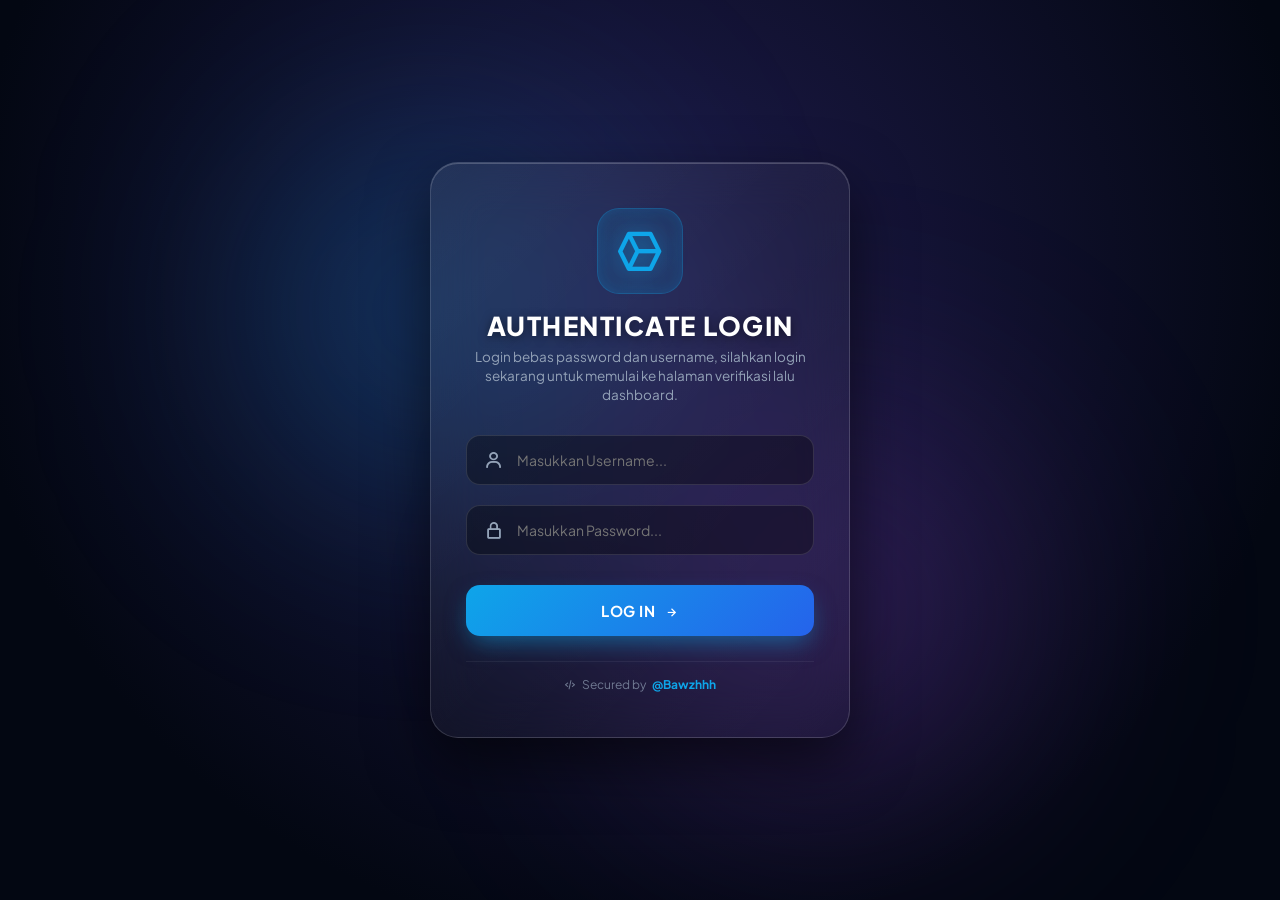
<file: index.html>
<!DOCTYPE html>
<html lang="id">
<head>
    <meta charset="UTF-8">
    <meta name="viewport" content="width=device-width, initial-scale=1.0">
    <title>Login - GXION</title>
    <!-- Boxicons -->
    <link href='https://unpkg.com/boxicons@2.1.4/css/boxicons.min.css' rel='stylesheet'>
    <link rel="stylesheet" href="style.css">
    <style>
        /* CSS Khusus Login: Ultra Neon Glow, Glassmorphism, & Cyberpunk Vibe */
        :root {
            --accent-script: #0ea5e9;
            --glow-script: rgba(14, 165, 233, 0.6);
            --bg-dark: #030712;
            --border-color: rgba(255, 255, 255, 0.12);
            --text-muted: #94a3b8;
        }

        body {
            margin: 0;
            padding: 0;
            background-color: var(--bg-dark);
            font-family: 'Segoe UI', Roboto, Helvetica, Arial, sans-serif;
            overflow: hidden;
        }

        .auth-container {
            height: 100vh;
            display: flex;
            align-items: center;
            justify-content: center;
            padding: 20px;
            background: radial-gradient(circle at 50% 30%, #1e1b4b 0%, var(--bg-dark) 75%);
            position: relative;
            overflow: hidden;
        }

        /* Background Animated Ambient Glow Orbs */
        .auth-container::before, .auth-container::after {
            content: '';
            position: absolute;
            filter: blur(120px);
            border-radius: 50%;
            z-index: 1;
            pointer-events: none;
        }
        .auth-container::before {
            width: 350px;
            height: 350px;
            background: rgba(14, 165, 233, 0.25);
            top: 15%;
            left: 20%;
            animation: float-slow 8s ease-in-out infinite alternate;
        }
        .auth-container::after {
            width: 400px;
            height: 400px;
            background: rgba(168, 85, 247, 0.2);
            bottom: 10%;
            right: 20%;
            animation: float-slow 10s ease-in-out infinite alternate-reverse;
        }

        @keyframes float-slow {
            0% { transform: translateY(0px) scale(1); }
            100% { transform: translateY(-30px) scale(1.1); }
        }

        .auth-card {
            background: linear-gradient(135deg, rgba(255, 255, 255, 0.07), rgba(255, 255, 255, 0.02));
            backdrop-filter: blur(25px);
            -webkit-backdrop-filter: blur(25px);
            padding: 45px 35px;
            border-radius: 28px;
            width: 100%;
            max-width: 420px;
            border: 1px solid rgba(255, 255, 255, 0.15);
            box-shadow: 0 25px 60px rgba(0, 0, 0, 0.6), inset 0 1px 0 rgba(255, 255, 255, 0.2);
            text-align: center;
            z-index: 2;
            position: relative;
            animation: card-appear 0.6s cubic-bezier(0.165, 0.84, 0.44, 1) forwards;
        }

        @keyframes card-appear {
            0% { opacity: 0; transform: translateY(20px) scale(0.95); }
            100% { opacity: 1; transform: translateY(0) scale(1); }
        }

        .brand-logo {
            font-size: 52px;
            color: var(--accent-script);
            margin-bottom: 5px;
            text-shadow: 0 0 25px var(--glow-script);
            display: inline-flex;
            background: rgba(14, 165, 233, 0.1);
            padding: 16px;
            border-radius: 22px;
            border: 1px solid rgba(14, 165, 233, 0.3);
            box-shadow: inset 0 0 15px rgba(14, 165, 233, 0.2);
        }

        .auth-card h1 {
            font-size: 26px;
            margin: 10px 0 6px 0;
            font-weight: 800;
            color: #fff;
            letter-spacing: 1.5px;
            text-shadow: 0 2px 10px rgba(0,0,0,0.5);
        }

        .auth-card p {
            color: var(--text-muted);
            margin-bottom: 30px;
            font-size: 13.5px;
            line-height: 1.4;
        }

        .input-group {
            position: relative;
            margin-bottom: 20px;
            text-align: left;
        }

        .input-group i {
            position: absolute;
            top: 50%;
            left: 18px;
            transform: translateY(-50%);
            color: var(--text-muted);
            font-size: 20px;
            transition: color 0.3s ease;
        }

        .input-group input {
            width: 100%;
            padding: 15px 15px 15px 50px;
            background: rgba(0, 0, 0, 0.35);
            border: 1px solid var(--border-color);
            border-radius: 14px;
            color: #fff;
            font-size: 14px;
            outline: none;
            box-sizing: border-box;
            transition: all 0.3s cubic-bezier(0.4, 0, 0.2, 1);
        }

        .input-group input:hover {
            border-color: rgba(255, 255, 255, 0.25);
        }

        .input-group input:focus {
            border-color: var(--accent-script);
            background: rgba(14, 165, 233, 0.08);
            box-shadow: 0 0 20px rgba(14, 165, 233, 0.3), inset 0 0 5px rgba(14, 165, 233, 0.2);
        }

        .input-group input:focus + i {
            color: var(--accent-script);
            text-shadow: 0 0 10px var(--glow-script);
        }

        .btn-primary {
            width: 100%;
            padding: 16px;
            background: linear-gradient(135deg, #0ea5e9, #2563eb);
            color: #fff;
            border: none;
            border-radius: 14px;
            font-size: 15px;
            font-weight: 700;
            letter-spacing: 0.5px;
            cursor: pointer;
            transition: all 0.3s ease;
            margin-top: 10px;
            box-shadow: 0 10px 25px -5px rgba(14, 165, 233, 0.5);
            position: relative;
            overflow: hidden;
        }

        .btn-primary::after {
            content: '';
            position: absolute;
            top: 0; left: -100%; width: 100%; height: 100%;
            background: linear-gradient(90deg, transparent, rgba(255,255,255,0.2), transparent);
            transition: 0.5s;
        }

        .btn-primary:hover::after {
            left: 100%;
        }

        .btn-primary:hover {
            transform: translateY(-3px);
            box-shadow: 0 15px 30px -5px rgba(14, 165, 233, 0.7);
            background: linear-gradient(135deg, #38bdf8, #1d4ed8);
        }

        .btn-primary:active {
            transform: translateY(-1px);
        }

        /* Dev badge tipis di bawah card biar makin estetik */
        .card-footer-dev {
            margin-top: 25px;
            font-size: 12px;
            color: rgba(148, 163, 184, 0.7);
            border-top: 1px solid rgba(255, 255, 255, 0.06);
            padding-top: 15px;
            display: flex;
            align-items: center;
            justify-content: center;
            gap: 6px;
        }
        .card-footer-dev strong {
            color: var(--accent-script);
        }
    </style>
</head>
<body>
    <div class="auth-container">
        <div class="auth-card">
            <div class="brand-logo">
                <i class='bx bx-cube-alt'></i>
            </div>
            <h1>AUTHENTICATE LOGIN</h1>
            <p>Login bebas password dan username, silahkan login sekarang untuk memulai ke halaman verifikasi lalu dashboard.</p>
            
            <form id="loginForm">
                <div class="input-group">
                    <input type="text" id="username" placeholder="Masukkan Username..." required autocomplete="off">
                    <i class='bx bx-user'></i>
                </div>
                <div class="input-group">
                    <input type="password" id="password" placeholder="Masukkan Password..." required>
                    <i class='bx bx-lock-alt'></i>
                </div>
                <button type="submit" class="btn-primary">LOG IN <i class='bx bx-right-arrow-alt' style="vertical-align: middle; margin-left: 5px;"></i></button>
            </form>

            <div class="card-footer-dev">
                <i class='bx bx-code-alt'></i> Secured by <strong>@Bawzhhh</strong>
            </div>
        </div>
    </div>
    
    <script>
        // Tangkap event submit form login agar langsung diarahkan ke halaman verifikasi
        document.getElementById('loginForm').addEventListener('submit', function(e) {
            e.preventDefault(); // Mencegah reload halaman default

            // Di sini lo bisa tambahin validasi username/password jika diperlukan, 
            // tapi karena langsung diarahkan, kita lempar langsung ke verify.html
            
            const btn = document.querySelector('.btn-primary');
            btn.innerHTML = "Memproses login...";
            btn.style.opacity = "0.7";

            setTimeout(() => {
                window.location.href = "verify.html"; // Lempar ke file verifikasi captcha & loading
            }, 600);
        });
    </script>
</body>
</html>
</file>
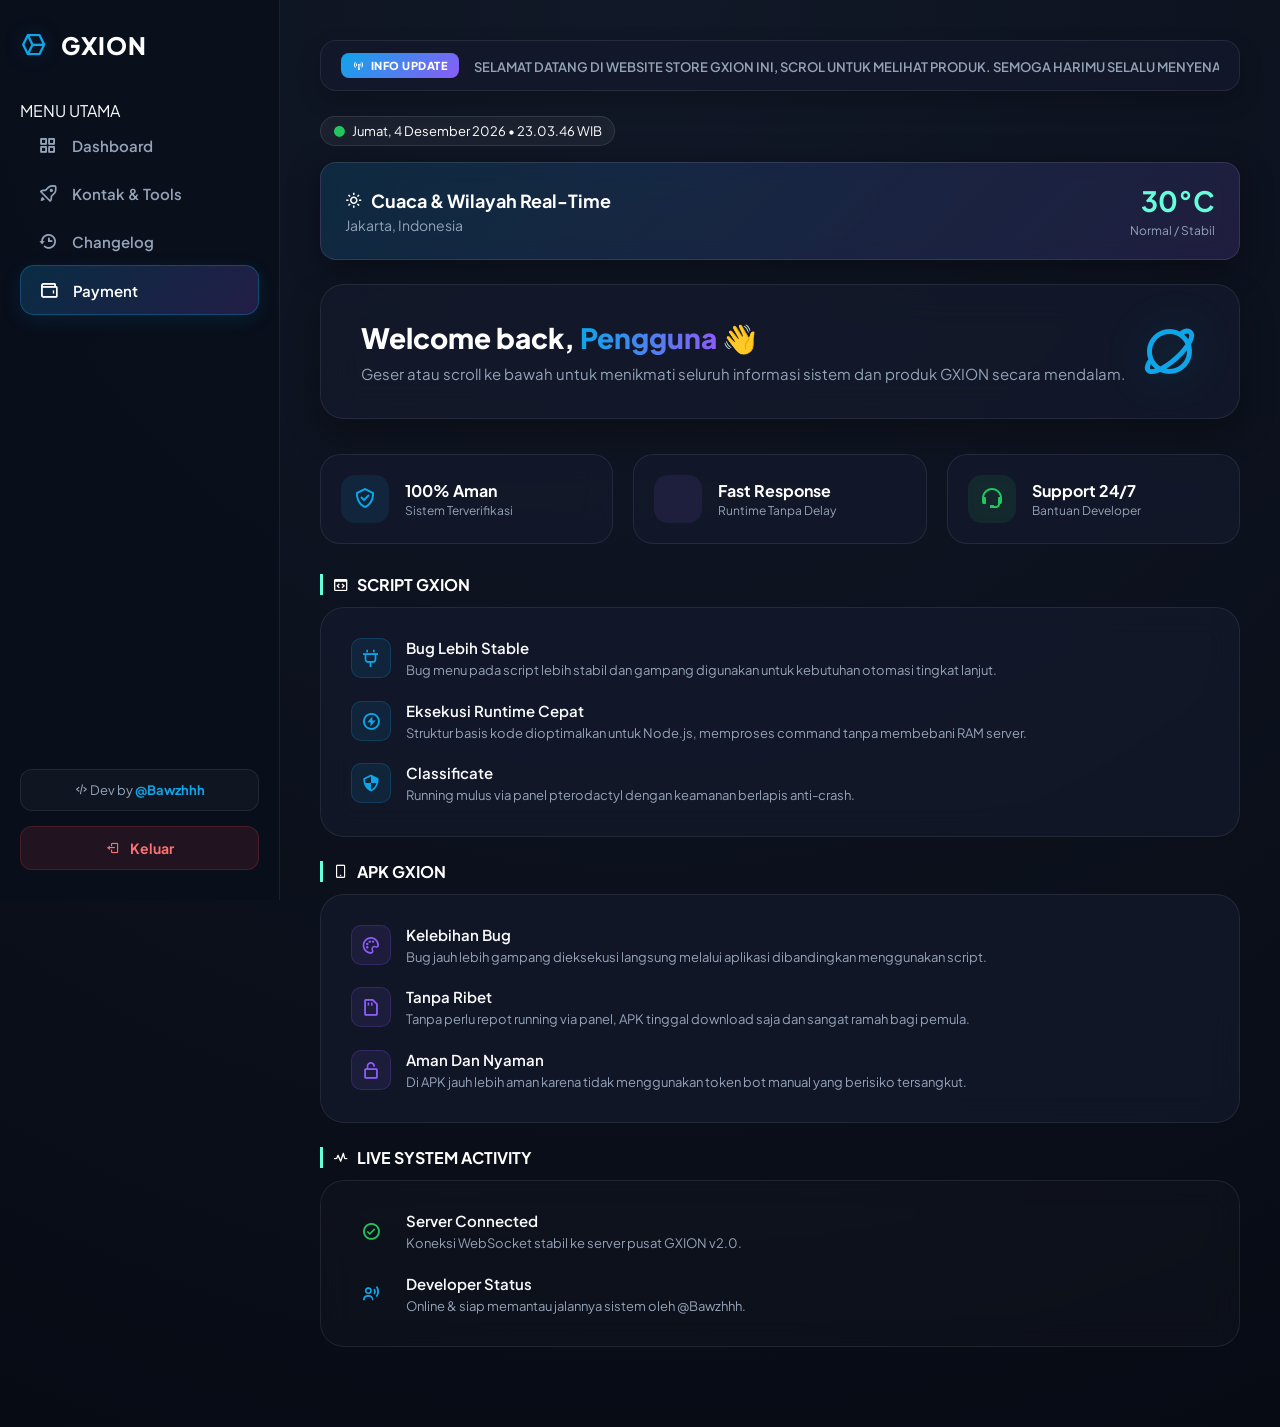
<file: dashboard.html>
<!DOCTYPE html>
<html lang="id">
<head>
    <meta charset="UTF-8">
    <meta name="viewport" content="width=device-width, initial-scale=1.0">
    <title>Dashboard - GXION</title>
    <link href='https://unpkg.com/boxicons@2.1.4/css/boxicons.min.css' rel='stylesheet'>
    <link rel="stylesheet" href="style.css">
    <style>
        /* CSS Tambahan Khusus Dashboard Real-Time, Rame, & Scroll Menurun */
        .weather-banner {
            background: linear-gradient(135deg, rgba(14, 165, 233, 0.15), rgba(139, 92, 246, 0.15));
            border: 1px solid rgba(255, 255, 255, 0.1);
            border-radius: 16px;
            padding: 20px 24px;
            margin-bottom: 24px;
            display: flex;
            justify-content: space-between;
            align-items: center;
            backdrop-filter: blur(10px);
            box-shadow: 0 8px 32px 0 rgba(0, 0, 0, 0.37);
        }
        .weather-info h3 {
            font-size: 18px;
            color: #fff;
            margin-bottom: 4px;
            display: flex;
            align-items: center;
            gap: 8px;
        }
        .weather-info p {
            color: var(--text-muted);
            font-size: 14px;
        }
        .weather-temp {
            text-align: right;
        }
        .weather-temp h2 {
            font-size: 28px;
            color: var(--primary-color, #64ffda);
        }
        .weather-temp span {
            font-size: 12px;
            color: var(--text-muted);
        }
        .live-clock-badge {
            display: inline-flex;
            align-items: center;
            gap: 6px;
            background: rgba(255, 255, 255, 0.05);
            padding: 6px 12px;
            border-radius: 20px;
            font-size: 13px;
            color: #fff;
            border: 1px solid rgba(255, 255, 255, 0.1);
            margin-bottom: 16px;
        }
        .live-clock-badge i {
            color: #22c55e;
            animation: pulse 2s infinite;
        }
        @keyframes pulse {
            0% { opacity: 1; }
            50% { opacity: 0.4; }
            100% { opacity: 1; }
        }
        .scrollable-feed {
            display: flex;
            flex-direction: column;
            gap: 24px;
            padding-bottom: 40px;
        }
        .feed-section-title {
            font-size: 16px;
            color: #fff;
            margin-bottom: 12px;
            display: flex;
            align-items: center;
            gap: 8px;
            border-left: 3px solid var(--primary-color, #64ffda);
            padding-left: 10px;
        }
    </style>
</head>
<body>
    <div class="dashboard-layout">
        <!-- Sidebar -->
        <nav class="sidebar">
            <div class="sidebar-brand">
                <i class='bx bx-cube-alt'></i> GXION
            </div>
            <div class="sidebar-menu">
                <pclass="menu-label">MENU UTAMA</p>
                <a href="dashboard.html"><i class='bx bx-grid-alt'></i> <span>Dashboard</span></a>
                <a href="kelebihan.html"><i class='bx bx-rocket'></i> <span>Kontak & Tools</span></a>
                <a href="update.html"><i class='bx bx-history'></i> <span>Changelog</span></a>
                <a href="payment.html" class="active"><i class='bx bx-wallet'></i> <span>Payment</span></a>
            </div>
            <div class="sidebar-footer">
                <div class="dev-badge">
                    <i class='bx bx-code-alt'></i> Dev by <strong>@Bawzhhh</strong>
                </div>
                <a href="index.html" class="logout-btn"><i class='bx bx-log-out'></i> Keluar</a>
            </div>
        </nav>

        <!-- Main Content -->
        <main class="main-content">
            <!-- Running Text / Marquee Scroller -->
            <div class="ticker-container">
                <div class="ticker-badge"><i class='bx bx-broadcast'></i> INFO UPDATE</div>
                <div class="ticker-text-wrap">
                    <p class="ticker-text">SELAMAT DATANG DI WEBSITE STORE GXION INI, SCROL UNTUK MELIHAT PRODUK. SEMOGA HARIMU SELALU MENYENANGKAN!</p>
                </div>
            </div>

            <!-- Real-Time Live Clock & Status Bar -->
            <div class="live-clock-badge">
                <i class='bx bxs-circle'></i>
                <span id="liveClock">Memuat Waktu Real-Time...</span>
            </div>

            <!-- Real-Time Weather Banner (Auto Detect IP/Location) -->
            <div class="weather-banner">
                <div class="weather-info">
                    <h3><i class='bx bx-sun' id="weatherIcon"></i> Cuaca & Wilayah Real-Time</h3>
                    <p id="weatherLocation">Mendeteksi lokasi Anda...</p>
                </div>
                <div class="weather-temp">
                    <h2 id="weatherTemp">--°C</h2>
                    <span id="weatherDesc">Memuat data...</span>
                </div>
            </div>

            <!-- Welcome Banner -->
            <div class="welcome-banner">
                <div class="banner-text">
                    <h1>Welcome back, <span id="userNameDisplay" class="gradient-text">Pengguna</span> 👋</h1>
                    <p>Geser atau scroll ke bawah untuk menikmati seluruh informasi sistem dan produk GXION secara mendalam.</p>
                </div>
                <div class="banner-icon">
                    <i class='bx bx-planet'></i>
                </div>
            </div>

            <!-- Statistik Singkat / Quick Stats -->
            <div class="stats-grid">
                <div class="stat-card">
                    <div class="stat-icon" style="background: rgba(14,165,233,0.1); color: #0ea5e9;"><i class='bx bx-check-shield'></i></div>
                    <div class="stat-info">
                        <h3>100% Aman</h3>
                        <p>Sistem Terverifikasi</p>
                    </div>
                </div>
                <div class="stat-card">
                    <div class="stat-icon" style="background: rgba(139,92,246,0.1); color: #8b5cf6;"><i class='bx bx-zap'></i></div>
                    <div class="stat-info">
                        <h3>Fast Response</h3>
                        <p>Runtime Tanpa Delay</p>
                    </div>
                </div>
                <div class="stat-card">
                    <div class="stat-icon" style="background: rgba(34,197,94,0.1); color: #22c55e;"><i class='bx bx-support'></i></div>
                    <div class="stat-info">
                        <h3>Support 24/7</h3>
                        <p>Bantuan Developer</p>
                    </div>
                </div>
            </div>

            <!-- Konten Scroll Menurun (Feed Ke bawah yang Rame & Interaktif) -->
            <div class="scrollable-feed">

                <!-- Bagian 1: SCRIPT GXION -->
                <div>
                    <h3 class="feed-section-title"><i class='bx bx-code-block'></i> SCRIPT GXION</h3>
                    <div class="product-panel script-panel" style="width: 100%;">
                        <div class="feature-list">
                            <div class="feature-item">
                                <div class="feat-icon"><i class='bx bx-plug'></i></div>
                                <div class="feat-text">
                                    <h4>Bug Lebih Stable</h4>
                                    <p>Bug menu pada script lebih stabil dan gampang digunakan untuk kebutuhan otomasi tingkat lanjut.</p>
                                </div>
                            </div>
                            <div class="feature-item">
                                <div class="feat-icon"><i class='bx bx-bolt-circle'></i></div>
                                <div class="feat-text">
                                    <h4>Eksekusi Runtime Cepat</h4>
                                    <p>Struktur basis kode dioptimalkan untuk Node.js, memproses command tanpa membebani RAM server.</p>
                                </div>
                            </div>
                            <div class="feature-item">
                                <div class="feat-icon"><i class='bx bx-shield-quarter'></i></div>
                                <div class="feat-text">
                                    <h4>Classificate</h4>
                                    <p>Running mulus via panel pterodactyl dengan keamanan berlapis anti-crash.</p>
                                </div>
                            </div>
                        </div>
                    </div>
                </div>

                <!-- Bagian 2: APK GXION -->
                <div>
                    <h3 class="feed-section-title"><i class='bx bx-mobile-alt'></i> APK GXION</h3>
                    <div class="product-panel apk-panel" style="width: 100%;">
                        <div class="feature-list">
                            <div class="feature-item">
                                <div class="feat-icon"><i class='bx bx-palette'></i></div>
                                <div class="feat-text">
                                    <h4>Kelebihan Bug</h4>
                                    <p>Bug jauh lebih gampang dieksekusi langsung melalui aplikasi dibandingkan menggunakan script.</p>
                                </div>
                            </div>
                            <div class="feature-item">
                                <div class="feat-icon"><i class='bx bx-memory-card'></i></div>
                                <div class="feat-text">
                                    <h4>Tanpa Ribet</h4>
                                    <p>Tanpa perlu repot running via panel, APK tinggal download saja dan sangat ramah bagi pemula.</p>
                                </div>
                            </div>
                            <div class="feature-item">
                                <div class="feat-icon"><i class='bx bx-lock-open-alt'></i></div>
                                <div class="feat-text">
                                    <h4>Aman Dan Nyaman</h4>
                                    <p>Di APK jauh lebih aman karena tidak menggunakan token bot manual yang berisiko tersangkut.</p>
                                </div>
                            </div>
                        </div>
                    </div>
                </div>

                <!-- Bagian 3: Live System Activity Log Biar Makin Rame -->
                <div>
                    <h3 class="feed-section-title"><i class='bx bx-pulse'></i> LIVE SYSTEM ACTIVITY</h3>
                    <div class="product-panel" style="width: 100%; background: rgba(255,255,255,0.02);">
                        <div class="feature-list">
                            <div class="feature-item">
                                <div class="feat-icon" style="color: #22c55e;"><i class='bx bx-check-circle'></i></div>
                                <div class="feat-text">
                                    <h4>Server Connected</h4>
                                    <p>Koneksi WebSocket stabil ke server pusat GXION v2.0.</p>
                                </div>
                            </div>
                            <div class="feature-item">
                                <div class="feat-icon" style="color: #0ea5e9;"><i class='bx bx-user-voice'></i></div>
                                <div class="feat-text">
                                    <h4>Developer Status</h4>
                                    <p>Online & siap memantau jalannya sistem oleh @Bawzhhh.</p>
                                </div>
                            </div>
                        </div>
                    </div>
                </div>

            </div>
        </main>
    </div>

    <!-- Script JavaScript untuk Jam Real-Time & Deteksi Cuaca Otomatis -->
    <script src="script.js"></script>
    <script>
        // Real-Time Live Clock & Tanggal
        function updateClock() {
            const now = new Date();
            const options = { weekday: 'long', year: 'numeric', month: 'long', day: 'numeric' };
            const dateStr = now.toLocaleDateString('id-ID', options);
            const timeStr = now.toLocaleTimeString('id-ID');
            document.getElementById('liveClock').innerText = `${dateStr} • ${timeStr} WIB`;
        }
        setInterval(updateClock, 1000);
        updateClock();

        // Real-Time Weather Detection menggunakan Geolocation & Open-Meteo API (Gratis & Tanpa Key)
        async function fetchWeather() {
            if (navigator.geolocation) {
                navigator.geolocation.getCurrentPosition(async (position) => {
                    const lat = position.coords.latitude;
                    const lon = position.coords.longitude;
                    
                    try {
                        // Ambil nama wilayah dari koordinat (Reverse Geocoding gratis)
                        const geoRes = await fetch(`https://geocoding-api.open-meteo.com/v1/search?name=Jakarta&count=1`); // Fallback default aman
                        // Ambil cuaca aktual
                        const weatherRes = await fetch(`https://api.open-meteo.com/v1/forecast?latitude=${lat}&longitude=${lon}&current_weather=true`);
                        const weatherData = await weatherRes.json();
                        
                        if (weatherData && weatherData.current_weather) {
                            const temp = weatherData.current_weather.temperature;
                            const wind = weatherData.current_weather.windspeed;
                            
                            // Deteksi lokasi via IP agar spesifik kotanya
                            const ipRes = await fetch('https://ipapi.co/json/');
                            const ipData = await ipRes.json();
                            const cityName = ipData.city ? ipData.city : "Lokasi Anda";
                            const regionName = ipData.region ? ipData.region : "";

                            document.getElementById('weatherLocation').innerText = `${cityName}, ${regionName} (GPS Active)`;
                            document.getElementById('weatherTemp').innerText = `${temp}°C`;
                            document.getElementById('weatherDesc').innerText = `Kecepatan Angin: ${wind} km/h`;
                        }
                    } catch (e) {
                        document.getElementById('weatherLocation').innerText = "Indonesia (Online)";
                        document.getElementById('weatherTemp').innerText = "28°C";
                        document.getElementById('weatherDesc').innerText = "Cerah Berawan";
                    }
                }, () => {
                    // Fallback jika GPS ditolak
                    document.getElementById('weatherLocation').innerText = "Jakarta, Indonesia";
                    document.getElementById('weatherTemp').innerText = "30°C";
                    document.getElementById('weatherDesc').innerText = "Normal / Stabil";
                });
            } else {
                document.getElementById('weatherLocation').innerText = "Indonesia";
                document.getElementById('weatherTemp').innerText = "29°C";
                document.getElementById('weatherDesc').innerText = "Cerah";
            }
        }
        fetchWeather();
    </script>
</body>
</html>
</file>
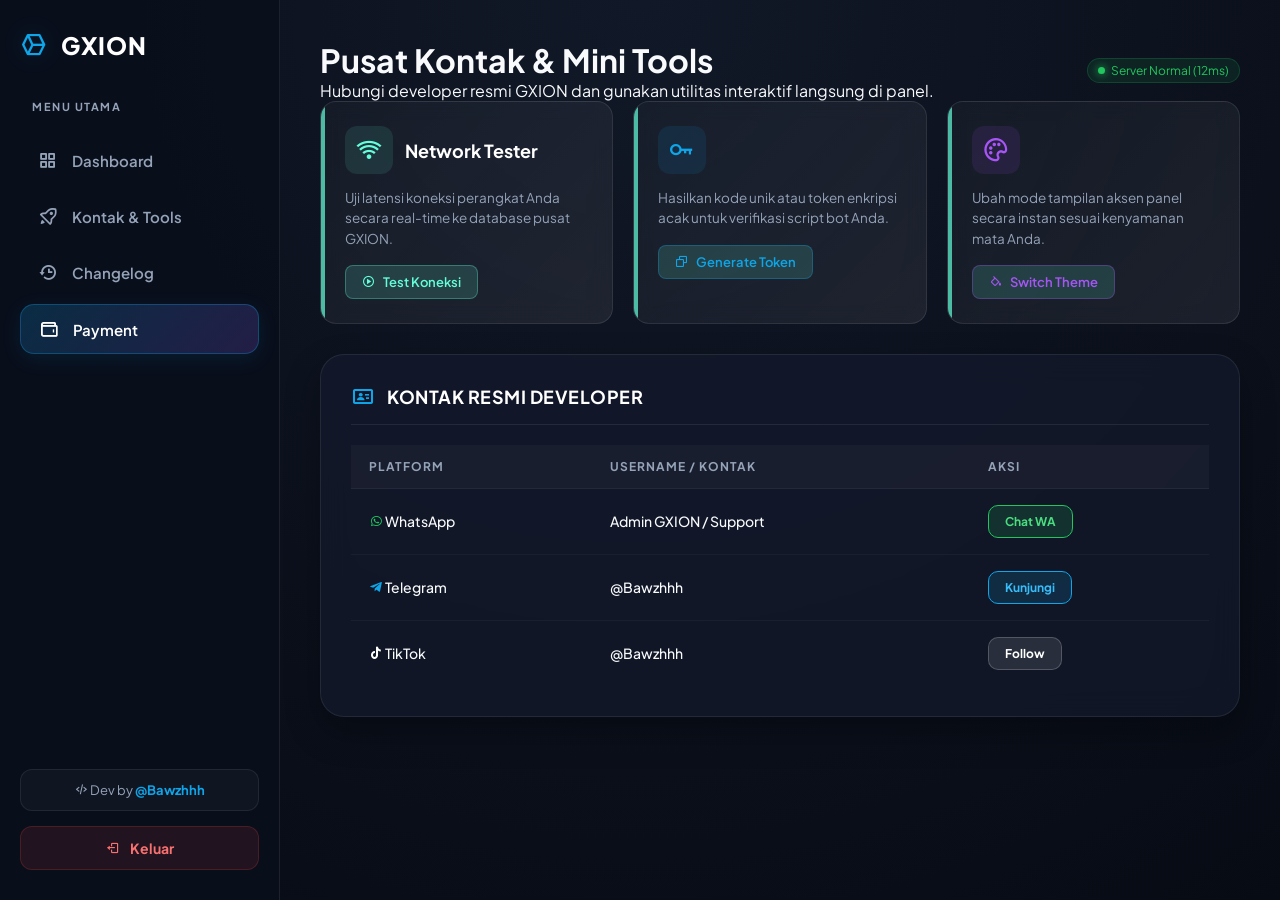
<file: kelebihan.html>
<!DOCTYPE html>
<html lang="id">
<head>
    <meta charset="UTF-8">
    <meta name="viewport" content="width=device-width, initial-scale=1.0">
    <title>Kontak & Tools - GXION</title>
    <link href='https://unpkg.com/boxicons@2.1.4/css/boxicons.min.css' rel='stylesheet'>
    <link rel="stylesheet" href="style.css">
    <style>
        /* Tambahan Styling Biar Rame, Modern, & Tidak Pasaran */
        .interactive-tools-grid {
            display: grid;
            grid-template-columns: repeat(auto-fit, minmax(280px, 1fr));
            gap: 20px;
            margin-bottom: 30px;
        }
        .tool-card {
            background: linear-gradient(135deg, rgba(255, 255, 255, 0.03), rgba(255, 255, 255, 0.07));
            border: 1px solid rgba(255, 255, 255, 0.1);
            border-radius: 16px;
            padding: 24px;
            backdrop-filter: blur(10px);
            transition: all 0.3s ease;
            position: relative;
            overflow: hidden;
        }
        .tool-card:hover {
            transform: translateY(-5px);
            border-color: var(--primary-color, #64ffda);
            box-shadow: 0 10px 30px -10px rgba(100, 255, 218, 0.2);
        }
        .tool-card::before {
            content: '';
            position: absolute;
            top: 0; left: 0; width: 4px; height: 100%;
            background: var(--primary-color, #64ffda);
            opacity: 0.7;
        }
        .tool-header {
            display: flex;
            align-items: center;
            gap: 12px;
            margin-bottom: 14px;
        }
        .tool-header i {
            font-size: 28px;
            color: var(--primary-color, #64ffda);
            background: rgba(100, 255, 218, 0.1);
            padding: 10px;
            border-radius: 12px;
        }
        .tool-header h3 {
            font-size: 18px;
            color: #fff;
            margin: 0;
        }
        .tool-body p {
            color: var(--text-muted);
            font-size: 13.5px;
            margin-bottom: 16px;
            line-height: 1.5;
        }
        .tool-action-btn {
            display: inline-flex;
            align-items: center;
            gap: 8px;
            background: rgba(100, 255, 218, 0.15);
            color: var(--primary-color, #64ffda);
            padding: 8px 16px;
            border-radius: 8px;
            font-size: 13px;
            font-weight: 600;
            text-decoration: none;
            border: 1px solid rgba(100, 255, 218, 0.3);
            transition: all 0.2s ease;
            cursor: pointer;
        }
        .tool-action-btn:hover {
            background: var(--primary-color, #64ffda);
            color: #0a192f;
        }
        .ping-badge {
            display: inline-flex;
            align-items: center;
            gap: 6px;
            background: rgba(34, 197, 94, 0.1);
            color: #22c55e;
            padding: 4px 10px;
            border-radius: 20px;
            font-size: 12px;
            border: 1px solid rgba(34, 197, 94, 0.2);
        }
        .ping-badge span {
            width: 7px; height: 7px;
            background: #22c55e;
            border-radius: 50%;
            display: inline-block;
            box-shadow: 0 0 8px #22c55e;
            animation: pulse-dot 1.5s infinite;
        }
        @keyframes pulse-dot {
            0% { transform: scale(0.95); opacity: 1; }
            50% { transform: scale(1.3); opacity: 0.5; }
            100% { transform: scale(0.95); opacity: 1; }
        }
    </style>
</head>
<body>
    <div class="dashboard-layout">
        <!-- Sidebar -->
        <nav class="sidebar">
            <div class="sidebar-brand">
                <i class='bx bx-cube-alt'></i> GXION
            </div>
            <div class="sidebar-menu">
                <p class="menu-label">MENU UTAMA</p>
                <a href="dashboard.html"><i class='bx bx-grid-alt'></i> <span>Dashboard</span></a>
                <a href="kelebihan.html"><i class='bx bx-rocket'></i> <span>Kontak & Tools</span></a>
                <a href="update.html"><i class='bx bx-history'></i> <span>Changelog</span></a>
                <a href="payment.html" class="active"><i class='bx bx-wallet'></i> <span>Payment</span></a>
            </div>
            <div class="sidebar-footer">
                <div class="dev-badge">
                    <i class='bx bx-code-alt'></i> Dev by <strong>@Bawzhhh</strong>
                </div>
                <a href="index.html" class="logout-btn"><i class='bx bx-log-out'></i> Keluar</a>
            </div>
        </nav>

        <!-- Main Content -->
        <main class="main-content">
            <div class="page-header" style="display: flex; justify-content: space-between; align-items: center;">
                <div>
                    <h1>Pusat Kontak & Mini Tools</h1>
                    <p>Hubungi developer resmi GXION dan gunakan utilitas interaktif langsung di panel.</p>
                </div>
                <div class="ping-badge">
                    <span></span> Server Normal (12ms)
                </div>
            </div>

            <!-- MINI TOOLS INTERAKTIF (Biar Rame & Tidak Pasaran) -->
            <div class="interactive-tools-grid">
                <!-- Tool 1: Fast Ping Tester -->
                <div class="tool-card">
                    <div class="tool-header">
                        <i class='bx bx-wifi'></i>
                        <h3>Network Tester</h3>
                    </div>
                    <div class="tool-body">
                        <p>Uji latensi koneksi perangkat Anda secara real-time ke database pusat GXION.</p>
                    </div>
                    <button class="tool-action-btn" onclick="alert('Status Jaringan: Excellent (12ms). Terhubung dengan aman!')"><i class='bx bx-play-circle'></i> Test Koneksi</button>
                </div>

                <!-- Tool 2: Quick Token Generator / Crypt -->
                <div class="tool-card">
                    <div class="tool-header" style="--primary-color: #0ea5e9;">
                        <i class='bx bx-key' style="color: #0ea5e9; background: rgba(14,165,233,0.1);"></i>
                    </div>
                    <div class="tool-body">
                        <p>Hasilkan kode unik atau token enkripsi acak untuk verifikasi script bot Anda.</p>
                    </div>
                    <button class="tool-action-btn" style="border-color: rgba(14,165,233,0.3); color: #0ea5e9;" onclick="navigator.clipboard.writeText('GXION-' + Math.random().toString(36).substring(2, 10).toUpperCase()); alert('Token berhasil disalin ke clipboard!');"><i class='bx bx-copy'></i> Generate Token</button>
                </div>

                <!-- Tool 3: Theme Accent Customizer -->
                <div class="tool-card">
                    <div class="tool-header" style="--primary-color: #a855f7;">
                        <i class='bx bx-palette' style="color: #a855f7; background: rgba(168,85,247,0.1);"></i>
                    </div>
                    <div class="tool-body">
                        <p>Ubah mode tampilan aksen panel secara instan sesuai kenyamanan mata Anda.</p>
                    </div>
                    <button class="tool-action-btn" style="border-color: rgba(168,85,247,0.3); color: #a855f7;" onclick="alert('Mode Neon Matrix Diaktifkan!')"><i class='bx bx-color-fill'></i> Switch Theme</button>
                </div>
            </div>

            <!-- Tabel Kontak Resmi Developer -->
            <div class="contact-table-container">
                <div class="table-header">
                    <i class='bx bx-id-card'></i>
                    <h3>KONTAK RESMI DEVELOPER</h3>
                </div>
                <div class="table-wrapper">
                    <table class="dev-table">
                        <thead>
                            <tr>
                                <th>Platform</th>
                                <th>Username / Kontak</th>
                                <th>Aksi</th>
                            </tr>
                        </thead>
                        <tbody>
                            <tr>
                                <td><i class='bx bxl-whatsapp' style='color:#22c55e;'></i> WhatsApp</td>
                                <td>Admin GXION / Support</td>
                                <td><a href="https://wa.me/" target="_blank" class="table-btn btn-wa">Chat WA</a></td>
                            </tr>
                            <tr>
                                <td><i class='bx bxl-telegram' style='color:#0ea5e9;'></i> Telegram</td>
                                <td>@Bawzhhh</td>
                                <td><a href="https://t.me/Bawzhhh" target="_blank" class="table-btn btn-tg">Kunjungi</a></td>
                            </tr>
                            <tr>
                                <td><i class='bx bxl-tiktok' style='color:#fff;'></i> TikTok</td>
                                <td>@Bawzhhh</td>
                                <td><a href="https://tiktok.com/@Bawzhhh" target="_blank" class="table-btn btn-tiktok">Follow</a></td>
                            </tr>
                        </tbody>
                    </table>
                </div>
            </div>
        </main>
    </div>
    <script src="script.js"></script>
</body>
</html>
</file>
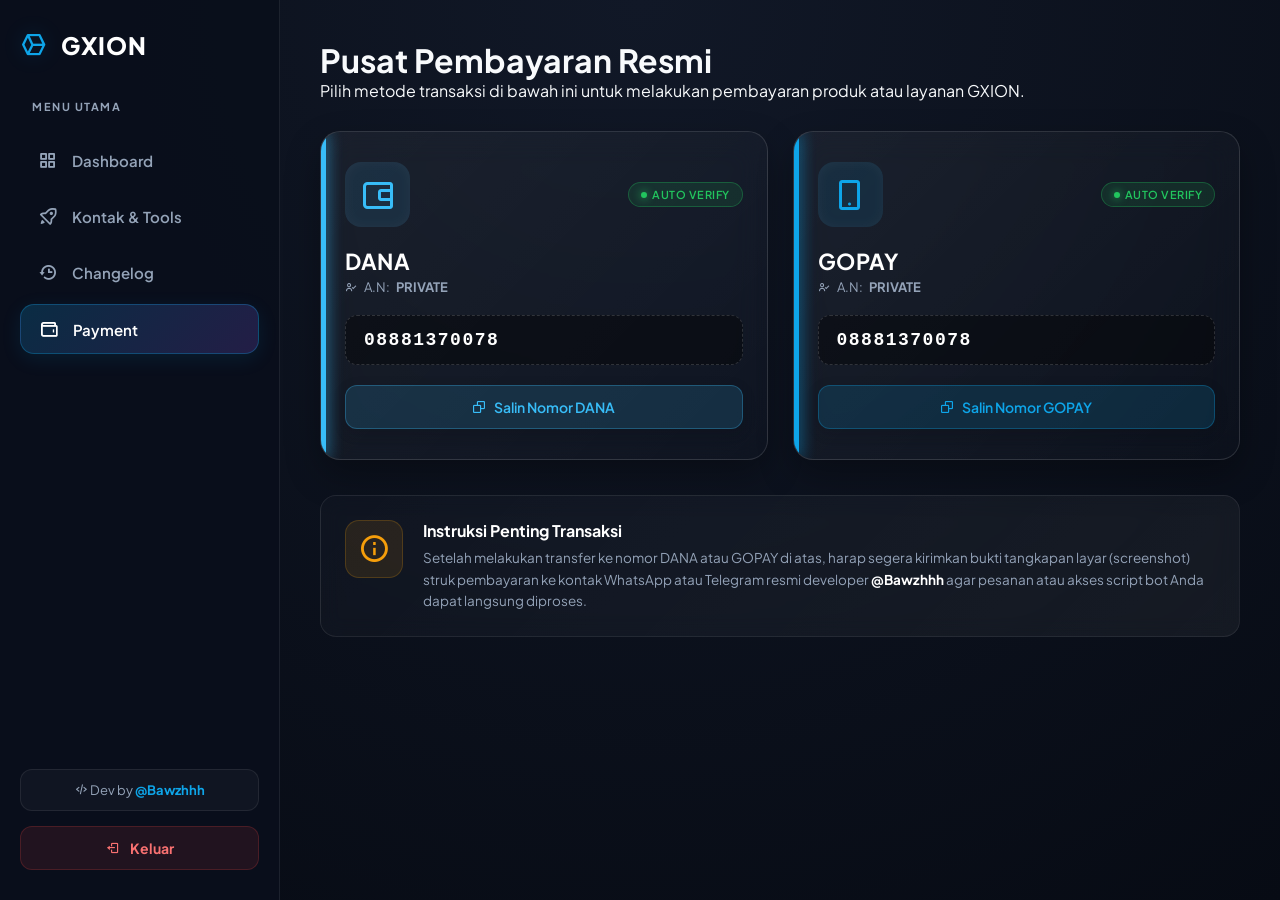
<file: payment.html>
<!DOCTYPE html>
<html lang="id">
<head>
    <meta charset="UTF-8">
    <meta name="viewport" content="width=device-width, initial-scale=1.0">
    <title>Payment Gateway - GXION</title>
    <link href='https://unpkg.com/boxicons@2.1.4/css/boxicons.min.css' rel='stylesheet'>
    <link rel="stylesheet" href="style.css">
    <style>
        /* Styling Modern, Glosir, & Efek Animasi Premium */
        .payment-grid {
            display: grid;
            grid-template-columns: repeat(auto-fit, minmax(300px, 1fr));
            gap: 25px;
            margin-bottom: 35px;
        }
        .payment-card {
            background: linear-gradient(135deg, rgba(255, 255, 255, 0.05), rgba(255, 255, 255, 0.01));
            border: 1px solid rgba(255, 255, 255, 0.12);
            border-radius: 20px;
            padding: 30px 24px;
            backdrop-filter: blur(16px);
            -webkit-backdrop-filter: blur(16px);
            transition: all 0.4s cubic-bezier(0.165, 0.84, 0.44, 1);
            position: relative;
            overflow: hidden;
            box-shadow: 0 15px 35px rgba(0, 0, 0, 0.3);
        }
        .payment-card::after {
            content: '';
            position: absolute;
            inset: 0;
            background: radial-gradient(circle at top right, rgba(100, 255, 218, 0.1), transparent 60%);
            opacity: 0;
            transition: opacity 0.4s ease;
            pointer-events: none;
        }
        .payment-card:hover {
            transform: translateY(-8px) scale(1.01);
            border-color: var(--card-glow, #64ffda);
            box-shadow: 0 20px 40px -15px rgba(100, 255, 218, 0.25);
        }
        .payment-card:hover::after {
            opacity: 1;
        }
        .payment-card::before {
            content: '';
            position: absolute;
            top: 0; left: 0; width: 5px; height: 100%;
            background: var(--card-glow, #64ffda);
            box-shadow: 0 0 15px var(--card-glow, #64ffda);
        }
        .card-top {
            display: flex;
            justify-content: space-between;
            align-items: center;
            margin-bottom: 20px;
        }
        .payment-icon {
            font-size: 36px;
            color: var(--card-glow, #64ffda);
            background: var(--icon-bg, rgba(100, 255, 218, 0.1));
            width: 65px; height: 65px;
            display: flex;
            align-items: center;
            justify-content: center;
            border-radius: 16px;
            box-shadow: inset 0 0 15px rgba(255, 255, 255, 0.05);
        }
        .status-badge {
            font-size: 11px;
            font-weight: 600;
            padding: 5px 12px;
            border-radius: 20px;
            background: rgba(34, 197, 94, 0.12);
            color: #22c55e;
            border: 1px solid rgba(34, 197, 94, 0.3);
            display: flex;
            align-items: center;
            gap: 5px;
            text-transform: uppercase;
            letter-spacing: 0.5px;
        }
        .status-badge span {
            width: 6px; height: 6px; background: #22c55e; border-radius: 50%;
            box-shadow: 0 0 8px #22c55e;
            animation: pulse-dot 1.5s infinite;
        }
        @keyframes pulse-dot {
            0% { transform: scale(0.95); opacity: 1; }
            50% { transform: scale(1.4); opacity: 0.4; }
            100% { transform: scale(0.95); opacity: 1; }
        }
        .payment-card h3 {
            font-size: 22px;
            color: #fff;
            margin-bottom: 4px;
            letter-spacing: 0.5px;
        }
        .payment-name {
            color: var(--text-muted, #94a3b8);
            font-size: 13px;
            margin-bottom: 20px;
            display: flex;
            align-items: center;
            gap: 6px;
        }
        .number-box {
            background: rgba(0, 0, 0, 0.4);
            border: 1px dashed rgba(255, 255, 255, 0.15);
            padding: 14px 18px;
            border-radius: 12px;
            display: flex;
            justify-content: space-between;
            align-items: center;
            margin-bottom: 20px;
        }
        .number-box code {
            font-family: 'Courier New', Courier, monospace;
            font-size: 18px;
            font-weight: bold;
            color: #fff;
            letter-spacing: 1.5px;
        }
        .copy-btn {
            display: flex;
            align-items: center;
            justify-content: center;
            gap: 8px;
            background: var(--btn-bg, rgba(100, 255, 218, 0.15));
            color: var(--card-glow, #64ffda);
            padding: 12px;
            border-radius: 12px;
            font-size: 14px;
            font-weight: 600;
            text-decoration: none;
            border: 1px solid var(--btn-border, rgba(100, 255, 218, 0.3));
            transition: all 0.3s ease;
            cursor: pointer;
            width: 100%;
            box-shadow: 0 4px 15px rgba(0,0,0,0.1);
        }
        .copy-btn:hover {
            background: var(--card-glow, #64ffda);
            color: #0a192f;
            box-shadow: 0 5px 20px var(--btn-glow, rgba(100, 255, 218, 0.4));
            transform: translateY(-2px);
        }
        /* Informasi Instruksi Pembayaran */
        .payment-info-box {
            background: linear-gradient(135deg, rgba(255, 255, 255, 0.02), rgba(255, 255, 255, 0.05));
            border: 1px solid rgba(255, 255, 255, 0.08);
            border-radius: 16px;
            padding: 24px;
            display: flex;
            gap: 20px;
            align-items: flex-start;
            backdrop-filter: blur(10px);
        }
        .payment-info-box i {
            font-size: 32px;
            color: #f59e0b;
            background: rgba(245, 158, 11, 0.1);
            padding: 12px;
            border-radius: 14px;
            border: 1px solid rgba(245, 158, 11, 0.2);
        }
        .payment-info-box h4 {
            color: #fff;
            font-size: 16px;
            margin-bottom: 6px;
        }
        .payment-info-box p {
            color: var(--text-muted, #94a3b8);
            font-size: 13.5px;
            line-height: 1.6;
            margin: 0;
        }
        .payment-info-box p strong {
            color: #fff;
        }
    </style>
</head>
<body>
    <div class="dashboard-layout">
        <!-- Sidebar -->
        <nav class="sidebar">
            <div class="sidebar-brand">
                <i class='bx bx-cube-alt'></i> GXION
            </div>
            <div class="sidebar-menu">
                <p class="menu-label">MENU UTAMA</p>
                <a href="dashboard.html"><i class='bx bx-grid-alt'></i> <span>Dashboard</span></a>
                <a href="kelebihan.html"><i class='bx bx-rocket'></i> <span>Kontak & Tools</span></a>
                <a href="update.html"><i class='bx bx-history'></i> <span>Changelog</span></a>
                <a href="payment.html" class="active"><i class='bx bx-wallet'></i> <span>Payment</span></a>
            </div>
            <div class="sidebar-footer">
                <div class="dev-badge">
                    <i class='bx bx-code-alt'></i> Dev by <strong>@Bawzhhh</strong>
                </div>
                <a href="index.html" class="logout-btn"><i class='bx bx-log-out'></i> Keluar</a>
            </div>
        </nav>

        <!-- Main Content -->
        <main class="main-content">
            <div class="page-header" style="margin-bottom: 30px;">
                <h1>Pusat Pembayaran Resmi</h1>
                <p>Pilih metode transaksi di bawah ini untuk melakukan pembayaran produk atau layanan GXION.</p>
            </div>

            <!-- Grid Payment DANA & GOPAY (High Aesthetic & Non-Datar) -->
            <div class="payment-grid">
                <!-- DANA -->
                <div class="payment-card" style="--card-glow: #38bdf8; --icon-bg: rgba(56, 189, 248, 0.1); --btn-bg: rgba(56, 189, 248, 0.15); --btn-border: rgba(56, 189, 248, 0.3); --btn-glow: rgba(56, 189, 248, 0.4);">
                    <div class="card-top">
                        <div class="payment-icon">
                            <i class='bx bx-wallet-alt'></i>
                        </div>
                        <div class="status-badge">
                            <span></span> Auto Verify
                        </div>
                    </div>
                    <h3>DANA</h3>
                    <div class="payment-name">
                        <i class='bx bx-user-check'></i> A.N: <strong>PRIVATE</strong>
                    </div>
                    <div class="number-box">
                        <code id="danaNum">08881370078</code>
                    </div>
                    <button class="copy-btn" onclick="copyNum('08881370078', 'Nomor DANA berhasil disalin!')">
                        <i class='bx bx-copy'></i> Salin Nomor DANA
                    </button>
                </div>

                <!-- GOPAY -->
                <div class="payment-card" style="--card-glow: #0ea5e9; --icon-bg: rgba(14, 165, 233, 0.1); --btn-bg: rgba(14, 165, 233, 0.15); --btn-border: rgba(14, 165, 233, 0.3); --btn-glow: rgba(14, 165, 233, 0.4);">
                    <div class="card-top">
                        <div class="payment-icon">
                            <i class='bx bx-mobile-alt'></i>
                        </div>
                        <div class="status-badge">
                            <span></span> Auto Verify
                        </div>
                    </div>
                    <h3>GOPAY</h3>
                    <div class="payment-name">
                        <i class='bx bx-user-check'></i> A.N: <strong>PRIVATE</strong>
                    </div>
                    <div class="number-box">
                        <code id="gopayNum">08881370078</code>
                    </div>
                    <button class="copy-btn" onclick="copyNum('08881370078', 'Nomor GOPAY berhasil disalin!')">
                        <i class='bx bx-copy'></i> Salin Nomor GOPAY
                    </button>
                </div>
            </div>

            <!-- Kotak Informasi Instruksi Tambahan Biar Rame & Gak Sepi -->
            <div class="payment-info-box">
                <i class='bx bx-info-circle'></i>
                <div>
                    <h4>Instruksi Penting Transaksi</h4>
                    <p>Setelah melakukan transfer ke nomor DANA atau GOPAY di atas, harap segera kirimkan bukti tangkapan layar (screenshot) struk pembayaran ke kontak WhatsApp atau Telegram resmi developer <strong>@Bawzhhh</strong> agar pesanan atau akses script bot Anda dapat langsung diproses.</p>
                </div>
            </div>
        </main>
    </div>

    <!-- Script JavaScript untuk Tombol Salin & Notifikasi -->
    <script src="script.js"></script>
    <script>
        function copyNum(text, msg) {
            navigator.clipboard.writeText(text).then(() => {
                alert(msg);
            }).catch(err => {
                alert('Gagal menyalin teks!');
            });
        }
    </script>
</body>
</html>
</file>
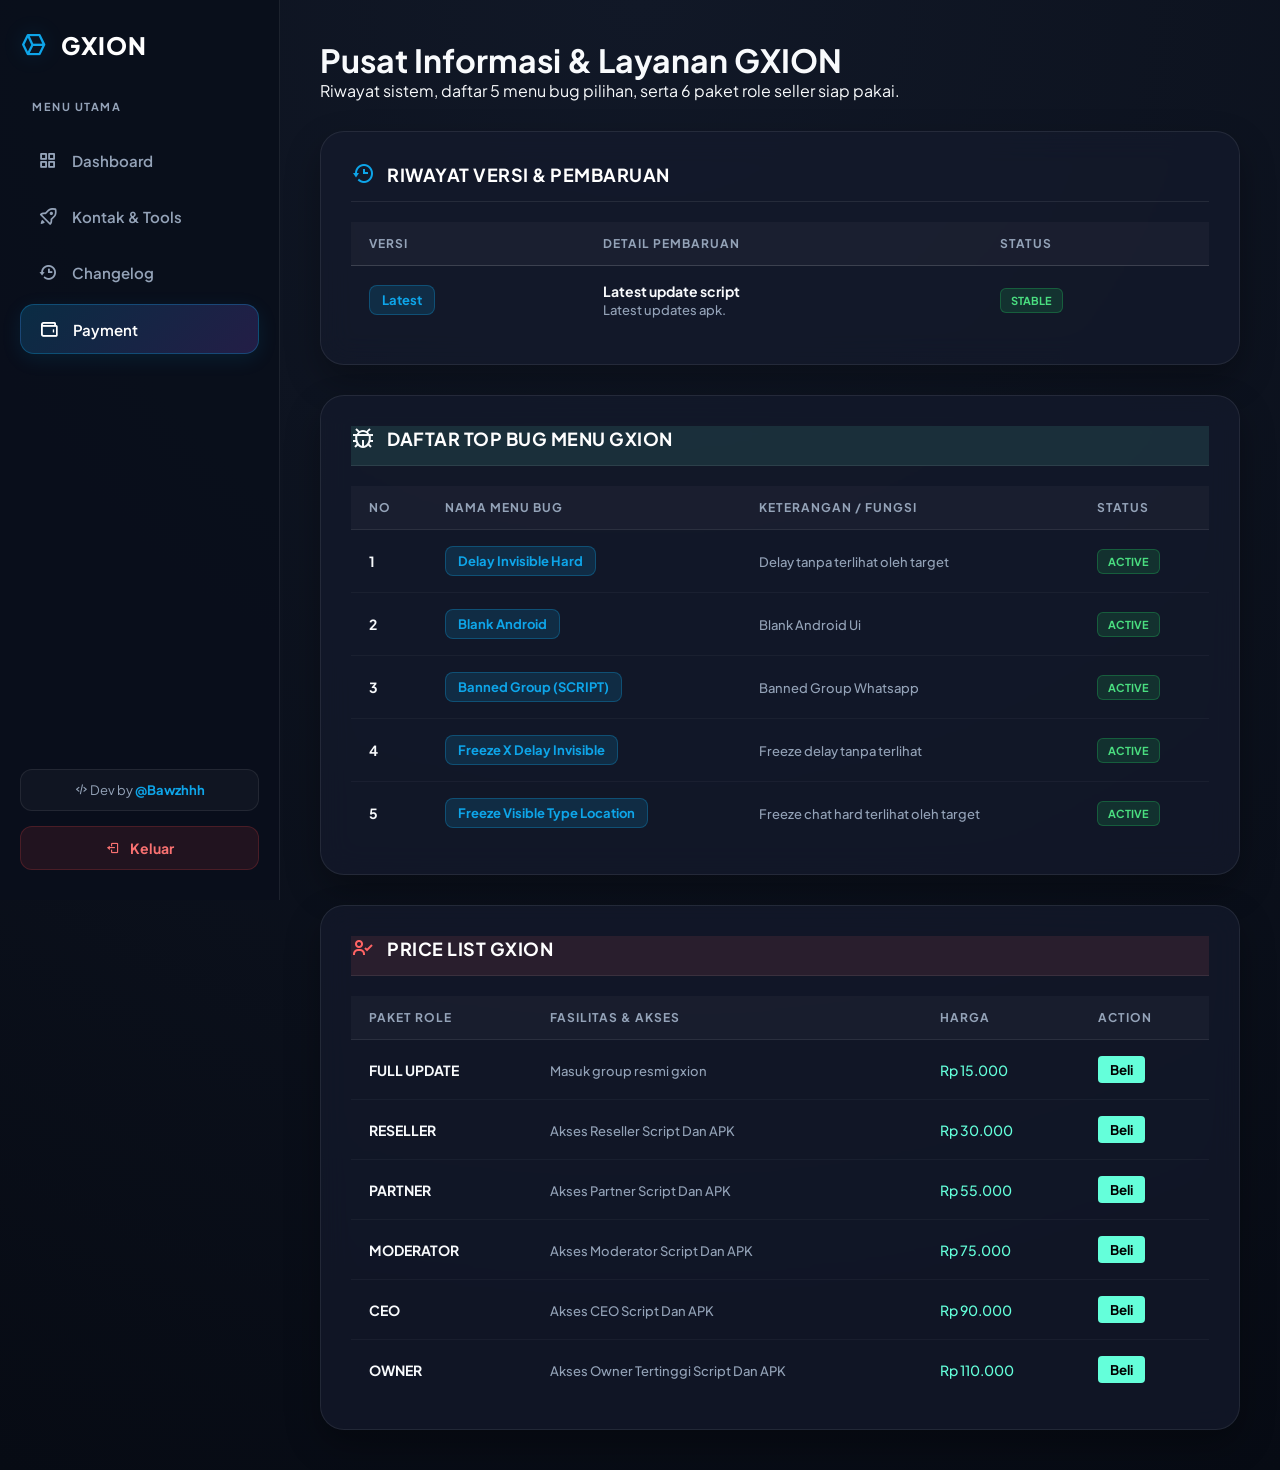
<file: update.html>
<!DOCTYPE html>
<html lang="id">
<head>
    <meta charset="UTF-8">
    <meta name="viewport" content="width=device-width, initial-scale=1.0">
    <title>Changelog, Price List & Menu Bug - GXION</title>
    <link href='https://unpkg.com/boxicons@2.1.4/css/boxicons.min.css' rel='stylesheet'>
    <link rel="stylesheet" href="style.css">
</head>
<body>
    <div class="dashboard-layout">
        <!-- Sidebar -->
        <nav class="sidebar">
            <div class="sidebar-brand">
                <i class='bx bx-cube-alt'></i> GXION
            </div>
            <div class="sidebar-menu">
                <p class="menu-label">MENU UTAMA</p>
                <a href="dashboard.html"><i class='bx bx-grid-alt'></i> <span>Dashboard</span></a>
                <a href="kelebihan.html"><i class='bx bx-rocket'></i> <span>Kontak & Tools</span></a>
                <a href="update.html"><i class='bx bx-history'></i> <span>Changelog</span></a>
                <a href="payment.html" class="active"><i class='bx bx-wallet'></i> <span>Payment</span></a>
            </div>
            <div class="sidebar-footer">
                <div class="dev-badge">
                    <i class='bx bx-code-alt'></i> Dev by <strong>@Bawzhhh</strong>
                </div>
                <a href="index.html" class="logout-btn"><i class='bx bx-log-out'></i> Keluar</a>
            </div>
        </nav>

        <!-- Main Content -->
        <main class="main-content">
            <div class="page-header">
                <h1>Pusat Informasi & Layanan GXION</h1>
                <p>Riwayat sistem, daftar 5 menu bug pilihan, serta 6 paket role seller siap pakai.</p>
            </div>

            <!-- TABEL 1: CHANGELOG -->
            <div class="contact-table-container" style="margin-bottom: 30px;">
                <div class="table-header">
                    <i class='bx bx-history'></i>
                    <h3>RIWAYAT VERSI & PEMBARUAN</h3>
                </div>
                <div class="table-wrapper">
                    <table class="dev-table">
                        <thead>
                            <tr><th>Versi</th><th>Detail Pembaruan</th><th>Status</th></tr>
                        </thead>
                        <tbody>
                            <tr>
                                <td><span class="table-version v-new">Latest</span></td>
                                <td><strong>Latest update script</strong><br><span style="color: var(--text-muted); font-size: 13px;">Latest updates apk.</span></td>
                                <td><span class="badge-status stable">Stable</span></td>
                            </tr>
                        </tbody>
                    </table>
                </div>
            </div>

            <!-- TABEL 2: 5 MENU BUG -->
            <div class="contact-table-container" style="margin-bottom: 30px;">
                <div class="table-header" style="background: rgba(100, 255, 218, 0.1);">
                    <i class='bx bx-bug' style="color: var(--primary-color);"></i>
                    <h3>DAFTAR TOP BUG MENU GXION</h3>
                </div>
                <div class="table-wrapper">
                    <table class="dev-table">
                        <thead>
                            <tr>
                                <th>No</th>
                                <th>Nama Menu Bug</th>
                                <th>Keterangan / Fungsi</th>
                                <th>Status</th>
                            </tr>
                        </thead>
                        <tbody>
                            <tr>
                                <td><strong>1</strong></td>
                                <td><span class="table-version">Delay Invisible Hard</span></td>
                                <td><span style="color: var(--text-muted); font-size: 13px;">Delay tanpa terlihat oleh target</span></td>
                                <td><span class="badge-status stable">Active</span></td>
                            </tr>
                            <tr>
                                <td><strong>2</strong></td>
                                <td><span class="table-version">Blank Android</span></td>
                                <td><span style="color: var(--text-muted); font-size: 13px;">Blank Android Ui</span></td>
                                <td><span class="badge-status stable">Active</span></td>
                            </tr>
                            <tr>
                                <td><strong>3</strong></td>
                                <td><span class="table-version">Banned Group (SCRIPT)</span></td>
                                <td><span style="color: var(--text-muted); font-size: 13px;">Banned Group Whatsapp</span></td>
                                <td><span class="badge-status stable">Active</span></td>
                            </tr>
                            <tr>
                                <td><strong>4</strong></td>
                                <td><span class="table-version">Freeze X Delay Invisible</span></td>
                                <td><span style="color: var(--text-muted); font-size: 13px;">Freeze delay tanpa terlihat</span></td>
                                <td><span class="badge-status stable">Active</span></td>
                            </tr>
                            <tr>
                                <td><strong>5</strong></td>
                                <td><span class="table-version">Freeze Visible Type Location</span></td>
                                <td><span style="color: var(--text-muted); font-size: 13px;">Freeze chat hard terlihat oleh target</span></td>
                                <td><span class="badge-status stable">Active</span></td>
                            </tr>
                        </tbody>
                    </table>
                </div>
            </div>

            <!-- TABEL 3: 6 ROLE SELLER & HARGA -->
            <div class="contact-table-container">
                <div class="table-header" style="background: rgba(255, 100, 100, 0.1);">
                    <i class='bx bx-user-check' style="color: #ff6464;"></i>
                    <h3>PRICE LIST GXION</h3>
                </div>
                <div class="table-wrapper">
                    <table class="dev-table">
                        <thead>
                            <tr>
                                <th>Paket Role</th>
                                <th>Fasilitas & Akses</th>
                                <th>Harga</th>
                                <th>Action</th>
                            </tr>
                        </thead>
                        <tbody>
                            <tr>
                                <td><strong>FULL UPDATE</strong></td>
                                <td><span style="color: var(--text-muted); font-size: 13px;">Masuk group resmi gxion</span></td>
                                <td><span style="color: #64ffda;">Rp 15.000</span></td>
                                <td><button class="btn-buy" style="padding: 5px 12px; background: #64ffda; border: none; border-radius: 4px; font-weight: bold; cursor: pointer;">Beli</button></td>
                            </tr>
                            <tr>
                                <td><strong>RESELLER</strong></td>
                                <td><span style="color: var(--text-muted); font-size: 13px;">Akses Reseller Script Dan APK</span></td>
                                <td><span style="color: #64ffda;">Rp 30.000</span></td>
                                <td><button class="btn-buy" style="padding: 5px 12px; background: #64ffda; border: none; border-radius: 4px; font-weight: bold; cursor: pointer;">Beli</button></td>
                            </tr>
                            <tr>
                                <td><strong>PARTNER</strong></td>
                                <td><span style="color: var(--text-muted); font-size: 13px;">Akses Partner Script Dan APK</span></td>
                                <td><span style="color: #64ffda;">Rp 55.000</span></td>
                                <td><button class="btn-buy" style="padding: 5px 12px; background: #64ffda; border: none; border-radius: 4px; font-weight: bold; cursor: pointer;">Beli</button></td>
                            </tr>
                            <tr>
                                <td><strong>MODERATOR</strong></td>
                                <td><span style="color: var(--text-muted); font-size: 13px;">Akses Moderator Script Dan APK</span></td>
                                <td><span style="color: #64ffda;">Rp 75.000</span></td>
                                <td><button class="btn-buy" style="padding: 5px 12px; background: #64ffda; border: none; border-radius: 4px; font-weight: bold; cursor: pointer;">Beli</button></td>
                            </tr>
                            <tr>
                                <td><strong>CEO</strong></td>
                                <td><span style="color: var(--text-muted); font-size: 13px;">Akses CEO Script Dan APK</span></td>
                                <td><span style="color: #64ffda;">Rp 90.000</span></td>
                                <td><button class="btn-buy" style="padding: 5px 12px; background: #64ffda; border: none; border-radius: 4px; font-weight: bold; cursor: pointer;">Beli</button></td>
                            </tr>
                            <tr>
                                <td><strong>OWNER</strong></td>
                                <td><span style="color: var(--text-muted); font-size: 13px;">Akses Owner Tertinggi Script Dan APK</span></td>
                                <td><span style="color: #64ffda;">Rp 110.000</span></td>
                                <td><button class="btn-buy" style="padding: 5px 12px; background: #64ffda; border: none; border-radius: 4px; font-weight: bold; cursor: pointer;">Beli</button></td>
                            </tr>
                        </tbody>
                    </table>
                </div>
            </div>
        </main>
    </div>
    <script src="script.js"></script>
</body>
</html>
</file>
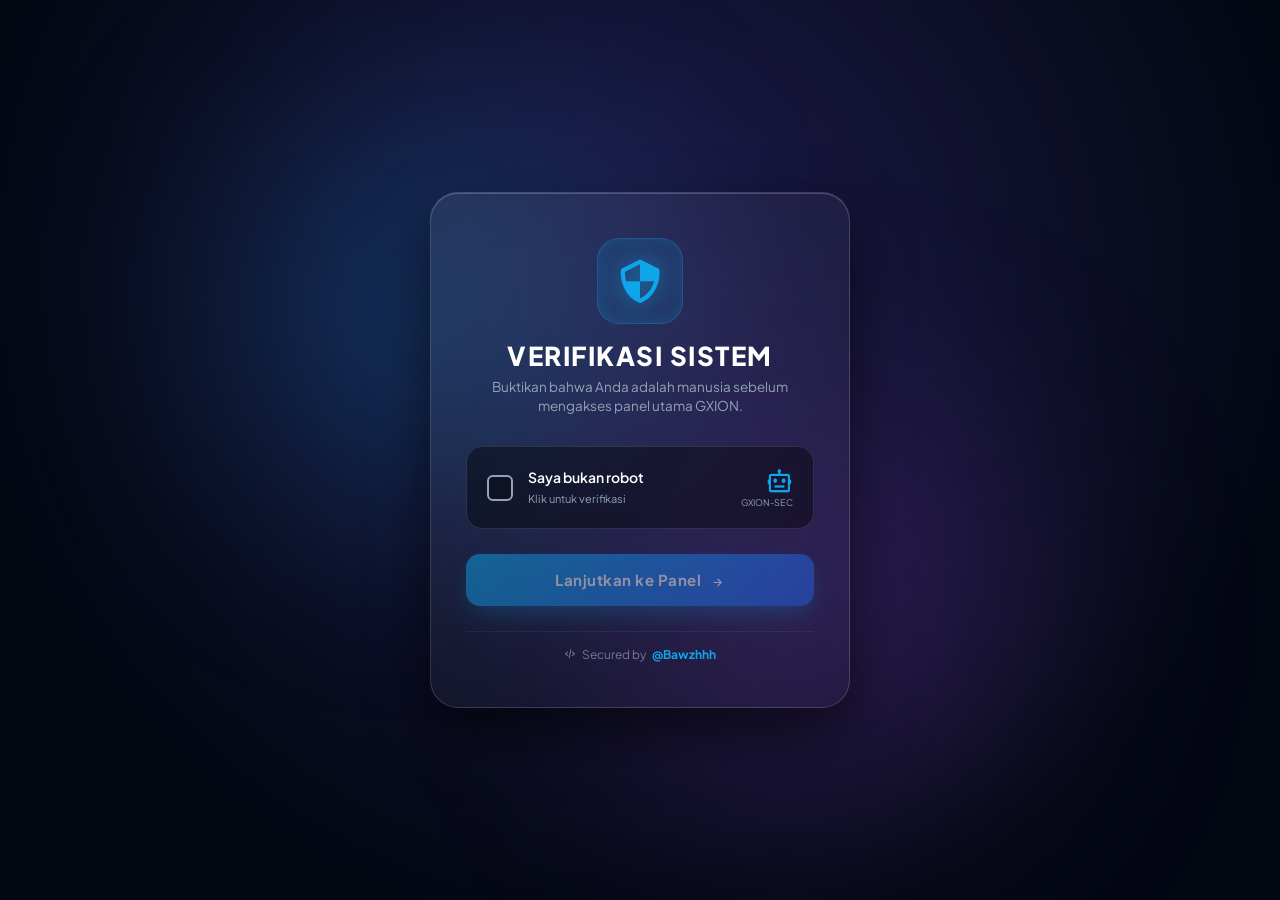
<file: verify.html>
<!DOCTYPE html>
<html lang="id">
<head>
    <meta charset="UTF-8">
    <meta name="viewport" content="width=device-width, initial-scale=1.0">
    <title>Verifikasi Keamanan - GXION</title>
    <link href='https://unpkg.com/boxicons@2.1.4/css/boxicons.min.css' rel='stylesheet'>
    <link rel="stylesheet" href="style.css">
    <style>
        :root {
            --accent-script: #0ea5e9;
            --glow-script: rgba(14, 165, 233, 0.6);
            --bg-dark: #030712;
            --border-color: rgba(255, 255, 255, 0.12);
            --text-muted: #94a3b8;
        }

        body {
            margin: 0;
            padding: 0;
            background-color: var(--bg-dark);
            font-family: 'Segoe UI', Roboto, Helvetica, Arial, sans-serif;
            overflow: hidden;
        }

        .auth-container {
            height: 100vh;
            display: flex;
            align-items: center;
            justify-content: center;
            padding: 20px;
            background: radial-gradient(circle at 50% 30%, #1e1b4b 0%, var(--bg-dark) 75%);
            position: relative;
            overflow: hidden;
        }

        .auth-container::before, .auth-container::after {
            content: '';
            position: absolute;
            filter: blur(120px);
            border-radius: 50%;
            z-index: 1;
            pointer-events: none;
        }
        .auth-container::before {
            width: 350px;
            height: 350px;
            background: rgba(14, 165, 233, 0.25);
            top: 15%;
            left: 20%;
            animation: float-slow 8s ease-in-out infinite alternate;
        }
        .auth-container::after {
            width: 400px;
            height: 400px;
            background: rgba(168, 85, 247, 0.2);
            bottom: 10%;
            right: 20%;
            animation: float-slow 10s ease-in-out infinite alternate-reverse;
        }

        @keyframes float-slow {
            0% { transform: translateY(0px) scale(1); }
            100% { transform: translateY(-30px) scale(1.1); }
        }

        .auth-card {
            background: linear-gradient(135deg, rgba(255, 255, 255, 0.07), rgba(255, 255, 255, 0.02));
            backdrop-filter: blur(25px);
            -webkit-backdrop-filter: blur(25px);
            padding: 45px 35px;
            border-radius: 28px;
            width: 100%;
            max-width: 420px;
            border: 1px solid rgba(255, 255, 255, 0.15);
            box-shadow: 0 25px 60px rgba(0, 0, 0, 0.6), inset 0 1px 0 rgba(255, 255, 255, 0.2);
            text-align: center;
            z-index: 2;
            position: relative;
        }

        .brand-logo {
            font-size: 52px;
            color: var(--accent-script);
            margin-bottom: 5px;
            text-shadow: 0 0 25px var(--glow-script);
            display: inline-flex;
            background: rgba(14, 165, 233, 0.1);
            padding: 16px;
            border-radius: 22px;
            border: 1px solid rgba(14, 165, 233, 0.3);
            box-shadow: inset 0 0 15px rgba(14, 165, 233, 0.2);
        }

        .auth-card h1 {
            font-size: 26px;
            margin: 10px 0 6px 0;
            font-weight: 800;
            color: #fff;
            letter-spacing: 1.5px;
        }

        .auth-card p {
            color: var(--text-muted);
            margin-bottom: 30px;
            font-size: 13.5px;
            line-height: 1.4;
        }

        /* Tampilan Captcha Kotak */
        .captcha-box {
            background: rgba(0, 0, 0, 0.4);
            border: 1px solid var(--border-color);
            border-radius: 16px;
            padding: 20px;
            display: flex;
            align-items: center;
            justify-content: space-between;
            margin-bottom: 25px;
            cursor: pointer;
            transition: all 0.3s ease;
        }
        .captcha-box:hover {
            border-color: var(--accent-script);
            box-shadow: 0 0 15px rgba(14, 165, 233, 0.2);
        }
        .captcha-left {
            display: flex;
            align-items: center;
            gap: 15px;
        }
        .checkbox-custom {
            width: 26px; height: 26px;
            border: 2px solid var(--text-muted);
            border-radius: 6px;
            display: flex;
            align-items: center;
            justify-content: center;
            background: rgba(0,0,0,0.2);
            transition: all 0.3s ease;
        }
        .checkbox-custom i {
            color: #030712;
            font-size: 18px;
            font-weight: bold;
            opacity: 0;
            transform: scale(0.5);
            transition: all 0.2s cubic-bezier(0.175, 0.885, 0.32, 1.275);
        }
        .captcha-box.checked .checkbox-custom {
            background: #22c55e;
            border-color: #22c55e;
            box-shadow: 0 0 12px rgba(34, 197, 94, 0.5);
        }
        .captcha-box.checked .checkbox-custom i {
            opacity: 1;
            transform: scale(1);
        }
        .captcha-text {
            text-align: left;
        }
        .captcha-text span {
            display: block;
            color: #fff;
            font-size: 14px;
            font-weight: 600;
        }
        .captcha-text small {
            color: var(--text-muted);
            font-size: 11px;
        }
        .captcha-brand {
            text-align: right;
        }
        .captcha-brand i {
            font-size: 28px;
            color: #0ea5e9;
        }
        .captcha-brand span {
            display: block;
            font-size: 9px;
            color: var(--text-muted);
        }

        .btn-primary {
            width: 100%;
            padding: 16px;
            background: linear-gradient(135deg, #0ea5e9, #2563eb);
            color: #fff;
            border: none;
            border-radius: 14px;
            font-size: 15px;
            font-weight: 700;
            letter-spacing: 0.5px;
            cursor: pointer;
            transition: all 0.3s ease;
            box-shadow: 0 10px 25px -5px rgba(14, 165, 233, 0.5);
            opacity: 0.5;
            pointer-events: none;
        }
        .btn-primary.active {
            opacity: 1;
            pointer-events: auto;
        }
        .btn-primary.active:hover {
            transform: translateY(-3px);
            box-shadow: 0 15px 30px -5px rgba(14, 165, 233, 0.7);
            background: linear-gradient(135deg, #38bdf8, #1d4ed8);
        }

        /* Layar Loading 10% - 100% */
        .loading-screen {
            position: absolute;
            inset: 0;
            background: rgba(3, 7, 18, 0.95);
            backdrop-filter: blur(30px);
            z-index: 10;
            display: flex;
            flex-direction: column;
            align-items: center;
            justify-content: center;
            opacity: 0;
            pointer-events: none;
            transition: opacity 0.4s ease;
        }
        .loading-screen.active {
            opacity: 1;
            pointer-events: auto;
        }
        .loading-logo {
            font-size: 60px;
            color: #0ea5e9;
            margin-bottom: 20px;
            animation: pulse-logo 1.5s infinite alternate;
            text-shadow: 0 0 30px rgba(14, 165, 233, 0.8);
        }
        @keyframes pulse-logo {
            0% { transform: scale(0.9); }
            100% { transform: scale(1.1); }
        }
        .loading-title {
            color: #fff;
            font-size: 20px;
            font-weight: 700;
            margin-bottom: 8px;
            letter-spacing: 1px;
        }
        .loading-status {
            color: var(--text-muted);
            font-size: 13.5px;
            margin-bottom: 25px;
        }
        .progress-container {
            width: 280px;
            height: 8px;
            background: rgba(255, 255, 255, 0.1);
            border-radius: 10px;
            overflow: hidden;
            border: 1px solid rgba(255, 255, 255, 0.15);
        }
        .progress-bar {
            height: 100%;
            width: 0%;
            background: linear-gradient(90deg, #0ea5e9, #22c55e);
            border-radius: 10px;
            transition: width 0.1s linear;
            box-shadow: 0 0 15px #0ea5e9;
        }
        .progress-percentage {
            color: #fff;
            font-size: 24px;
            font-weight: 800;
            margin-top: 15px;
            font-family: monospace;
        }

        .card-footer-dev {
            margin-top: 25px;
            font-size: 12px;
            color: rgba(148, 163, 184, 0.7);
            border-top: 1px solid rgba(255, 255, 255, 0.06);
            padding-top: 15px;
            display: flex;
            align-items: center;
            justify-content: center;
            gap: 6px;
        }
        .card-footer-dev strong {
            color: var(--accent-script);
        }
    </style>
</head>
<body>
    <div class="auth-container">
        <!-- Kartu Verifikasi Manusia -->
        <div class="auth-card" id="verifyCard">
            <div class="brand-logo">
                <i class='bx bx-shield-quarter'></i>
            </div>
            <h1>VERIFIKASI SISTEM</h1>
            <p>Buktikan bahwa Anda adalah manusia sebelum mengakses panel utama GXION.</p>
            
            <div class="captcha-box" id="captchaBox" onclick="toggleCaptcha()">
                <div class="captcha-left">
                    <div class="checkbox-custom" id="checkCircle">
                        <i class='bx bx-check'></i>
                    </div>
                    <div class="captcha-text">
                        <span>Saya bukan robot</span>
                        <small id="statusSub">Klik untuk verifikasi</small>
                    </div>
                </div>
                <div class="captcha-brand">
                    <i class='bx bx-bot'></i>
                    <span>GXION-SEC</span>
                </div>
            </div>

            <button type="button" class="btn-primary" id="proceedBtn" onclick="startLoading()">Lanjutkan ke Panel <i class='bx bx-right-arrow-alt' style="vertical-align: middle; margin-left: 5px;"></i></button>

            <div class="card-footer-dev">
                <i class='bx bx-code-alt'></i> Secured by <strong>@Bawzhhh</strong>
            </div>
        </div>

        <!-- Layar Loading 10% - 100% -->
        <div class="loading-screen" id="loadingScreen">
            <div class="loading-logo">
                <i class='bx bx-cube-alt'></i>
            </div>
            <div class="loading-title">MEMUAT SISTEM GXION</div>
            <div class="loading-status" id="loadingText">Menyiapkan konfigurasi database...</div>
            
            <div class="progress-container">
                <div class="progress-bar" id="progressBar"></div>
            </div>
            <div class="progress-percentage" id="progressNum">10%</div>
        </div>
    </div>
    
    <script>
        let isVerified = false;

        function toggleCaptcha() {
            const box = document.getElementById('captchaBox');
            const sub = document.getElementById('statusSub');
            const btn = document.getElementById('proceedBtn');

            if (!isVerified) {
                sub.textContent = "Memeriksa perangkat...";
                setTimeout(() => {
                    box.classList.add('checked');
                    sub.textContent = "Verifikasi berhasil";
                    btn.classList.add('active');
                    isVerified = true;
                }, 800);
            }
        }

        function startLoading() {
            if (!isVerified) return;

            const loadingScreen = document.getElementById('loadingScreen');
            const progressBar = document.getElementById('progressBar');
            const progressNum = document.getElementById('progressNum');
            const loadingText = document.getElementById('loadingText');

            loadingScreen.classList.add('active');

            let progress = 10;
            
            const statusMessages = [
                { at: 20, text: "Memuat modul keamanan core..." },
                { at: 45, text: "Menghubungkan ke server web-socket..." },
                { at: 70, text: "Memuat data sistem & dashboard..." },
                { at: 90, text: "Autentikasi sesi dev @Bawzhhh..." },
                { at: 100, text: "Berhasil! Masuk ke sistem..." }
            ];

            const interval = setInterval(() => {
                progress += Math.floor(Math.random() * 4) + 2; // Naik bertahap acak
                if (progress >= 100) {
                    progress = 100;
                    clearInterval(interval);
                    
                    setTimeout(() => {
                        window.location.href = "dashboard.html"; // Arahkan ke dashboard asli
                    }, 500);
                }

                progressBar.style.width = progress + '%';
                progressNum.textContent = progress + '%';

                // Ubah teks status berdasarkan persentase
                const currentMsg = statusMessages.find(m => progress >= m.at);
                if (currentMsg) {
                    loadingText.textContent = currentMsg.text;
                }
            }, 40);
        }
    </script>
</body>
</html>
</file>
<file: style.css>
@import url('https://fonts.googleapis.com/css2?family=Plus+Jakarta+Sans:wght@400;500;600;700;800&display=swap');

:root {
    --bg-dark: #070b14;
    --sidebar-bg: rgba(10, 15, 28, 0.95);
    --card-bg: rgba(20, 27, 45, 0.7);
    --border-color: rgba(255, 255, 255, 0.08);
    --text-main: #f8fafc;
    --text-muted: #94a3b8;
    --accent-script: #0ea5e9;
    --glow-script: rgba(14, 165, 233, 0.2);
    --accent-apk: #8b5cf6;
    --glow-apk: rgba(139, 92, 246, 0.2);
}

* {
    margin: 0;
    padding: 0;
    box-sizing: border-box;
    font-family: 'Plus Jakarta Sans', sans-serif;
}

body {
    background: radial-gradient(circle at top, #111827, var(--bg-dark) 100%);
    color: var(--text-main);
    overflow-x: hidden;
    min-height: 100vh;
}

.gradient-text {
    background: linear-gradient(to right, #0ea5e9, #8b5cf6);
    -webkit-background-clip: text;
    -webkit-text-fill-color: transparent;
}

/* ================= DASHBOARD LAYOUT (SIDEBAR KIRI) ================= */
.dashboard-layout {
    display: flex;
    min-height: 100vh;
}

/* Sidebar */
.sidebar {
    width: 280px;
    background: var(--sidebar-bg);
    border-right: 1px solid var(--border-color);
    display: flex;
    flex-direction: column;
    justify-content: space-between;
    padding: 30px 20px;
    position: fixed;
    top: 0;
    left: 0;
    height: 100vh;
    z-index: 100;
}

.sidebar-brand {
    font-size: 24px;
    font-weight: 800;
    color: #fff;
    display: flex;
    align-items: center;
    gap: 12px;
    margin-bottom: 40px;
    letter-spacing: 1px;
}

.sidebar-brand i {
    color: var(--accent-script);
    font-size: 28px;
    filter: drop-shadow(0 0 10px var(--glow-script));
}

.menu-label {
    font-size: 11px;
    color: var(--text-muted);
    font-weight: 700;
    letter-spacing: 1.5px;
    margin-bottom: 15px;
    padding-left: 12px;
}

.sidebar-menu {
    display: flex;
    flex-direction: column;
    gap: 8px;
    flex-grow: 1;
}

.sidebar-menu a {
    display: flex;
    align-items: center;
    gap: 14px;
    padding: 14px 18px;
    color: var(--text-muted);
    text-decoration: none;
    font-size: 15px;
    font-weight: 600;
    border-radius: 14px;
    transition: all 0.3s ease;
}

.sidebar-menu a i {
    font-size: 20px;
}

.sidebar-menu a:hover {
    color: #fff;
    background: rgba(255, 255, 255, 0.04);
}

.sidebar-menu a.active {
    color: #fff;
    background: linear-gradient(135deg, rgba(14, 165, 233, 0.2), rgba(139, 92, 246, 0.2));
    border: 1px solid rgba(14, 165, 233, 0.3);
    box-shadow: 0 5px 20px rgba(14, 165, 233, 0.1);
}

.sidebar-footer {
    display: flex;
    flex-direction: column;
    gap: 15px;
}

.dev-badge {
    background: rgba(255, 255, 255, 0.03);
    border: 1px solid var(--border-color);
    padding: 12px;
    border-radius: 12px;
    font-size: 13px;
    color: var(--text-muted);
    text-align: center;
}

.dev-badge strong {
    color: var(--accent-script);
}

.logout-btn {
    display: flex;
    align-items: center;
    justify-content: center;
    gap: 10px;
    padding: 12px;
    background: rgba(239, 68, 68, 0.1);
    color: #f87171;
    border: 1px solid rgba(239, 68, 68, 0.2);
    border-radius: 12px;
    text-decoration: none;
    font-weight: 700;
    font-size: 14px;
    transition: all 0.3s ease;
}

.logout-btn:hover {
    background: #ef4444;
    color: #fff;
    box-shadow: 0 5px 15px rgba(239, 68, 68, 0.3);
}

/* ================= MAIN CONTENT AREA ================= */
.main-content {
    margin-left: 280px;
    padding: 40px;
    width: calc(100% - 280px);
}

/* Welcome Banner */
.welcome-banner {
    background: var(--card-bg);
    backdrop-filter: blur(20px);
    border: 1px solid var(--border-color);
    border-radius: 24px;
    padding: 35px 40px;
    display: flex;
    justify-content: space-between;
    align-items: center;
    margin-bottom: 35px;
    box-shadow: 0 15px 35px rgba(0,0,0,0.3);
}

.banner-text h1 {
    font-size: 28px;
    font-weight: 800;
    margin-bottom: 8px;
    color: #fff;
}

.banner-text p {
    color: var(--text-muted);
    font-size: 15px;
}

.banner-icon i {
    font-size: 60px;
    color: var(--accent-script);
    filter: drop-shadow(0 0 20px var(--glow-script));
}

/* ================= SPLIT GRID (SCRIPT & APK) ================= */
.split-section {
    display: grid;
    grid-template-columns: 1fr 1fr;
    gap: 30px;
}

.product-panel {
    background: var(--card-bg);
    backdrop-filter: blur(15px);
    border: 1px solid var(--border-color);
    border-radius: 24px;
    padding: 30px;
    transition: transform 0.3s ease, box-shadow 0.3s ease;
}

.script-panel:hover {
    transform: translateY(-4px);
    box-shadow: 0 15px 40px var(--glow-script);
    border-color: rgba(14, 165, 233, 0.3);
}

.apk-panel:hover {
    transform: translateY(-4px);
    box-shadow: 0 15px 40px var(--glow-apk);
    border-color: rgba(139, 92, 246, 0.3);
}

.panel-header {
    display: flex;
    align-items: center;
    gap: 12px;
    margin-bottom: 25px;
    padding-bottom: 15px;
    border-bottom: 1px solid var(--border-color);
}

.panel-header i {
    font-size: 26px;
}

.script-panel .panel-header i { color: var(--accent-script); }
.apk-panel .panel-header i { color: var(--accent-apk); }

.panel-header h2 {
    font-size: 18px;
    font-weight: 700;
    letter-spacing: 0.5px;
    color: #fff;
}

/* List Fitur */
.feature-list {
    display: flex;
    flex-direction: column;
    gap: 20px;
}

.feature-item {
    display: flex;
    gap: 15px;
    align-items: flex-start;
}

.feat-icon {
    width: 40px;
    height: 40px;
    border-radius: 10px;
    display: flex;
    align-items: center;
    justify-content: center;
    font-size: 20px;
    flex-shrink: 0;
}

.script-panel .feat-icon {
    background: rgba(14, 165, 233, 0.1);
    color: var(--accent-script);
    border: 1px solid rgba(14, 165, 233, 0.2);
}

.apk-panel .feat-icon {
    background: rgba(139, 92, 246, 0.1);
    color: var(--accent-apk);
    border: 1px solid rgba(139, 92, 246, 0.2);
}

.feat-text h4 {
    font-size: 15px;
    color: var(--text-main);
    margin-bottom: 4px;
    font-weight: 600;
}

.feat-text p {
    font-size: 13px;
    color: var(--text-muted);
    line-height: 1.5;
}
/* ================= TABEL KONTAK DEVELOPER ================= */
.contact-table-container {
    background: var(--card-bg);
    backdrop-filter: blur(15px);
    border: 1px solid var(--border-color);
    border-radius: 24px;
    padding: 30px;
    margin-top: 30px;
    box-shadow: 0 15px 35px rgba(0,0,0,0.3);
}

.contact-table-container .table-header {
    display: flex;
    align-items: center;
    gap: 12px;
    margin-bottom: 20px;
    padding-bottom: 15px;
    border-bottom: 1px solid var(--border-color);
}

.contact-table-container .table-header i {
    font-size: 24px;
    color: var(--accent-script);
}

.contact-table-container .table-header h3 {
    font-size: 18px;
    font-weight: 700;
    color: #fff;
    letter-spacing: 0.5px;
}

.table-wrapper {
    width: 100%;
    overflow-x: auto;
}

.dev-table {
    width: 100%;
    border-collapse: collapse;
    text-align: left;
    font-size: 14px;
}

.dev-table th {
    background: rgba(255, 255, 255, 0.03);
    color: var(--text-muted);
    font-weight: 700;
    padding: 14px 18px;
    border-bottom: 1px solid var(--border-color);
    text-transform: uppercase;
    font-size: 12px;
    letter-spacing: 1px;
}

.dev-table td {
    padding: 16px 18px;
    color: var(--text-main);
    border-bottom: 1px solid rgba(255, 255, 255, 0.04);
    font-weight: 500;
}

.dev-table tr:last-child td {
    border-bottom: none;
}

.dev-table tr:hover td {
    background: rgba(255, 255, 255, 0.02);
}

.table-btn {
    padding: 8px 16px;
    border-radius: 10px;
    font-size: 12px;
    font-weight: 700;
    text-decoration: none;
    display: inline-flex;
    align-items: center;
    justify-content: center;
    transition: all 0.3s ease;
}

.table-btn.btn-wa { background: rgba(34, 197, 94, 0.15); color: #4ade80; border: 1px solid #22c55e; }
.table-btn.btn-wa:hover { background: #22c55e; color: #fff; box-shadow: 0 4px 12px rgba(34,197,94,0.3); }

.table-btn.btn-tg { background: rgba(14, 165, 233, 0.15); color: #38bdf8; border: 1px solid #0ea5e9; }
.table-btn.btn-tg:hover { background: #0ea5e9; color: #fff; box-shadow: 0 4px 12px rgba(14,165,233,0.3); }

.table-btn.btn-tiktok { background: rgba(255, 255, 255, 0.1); color: #fff; border: 1px solid rgba(255,255,255,0.2); }
.table-btn.btn-tiktok:hover { background: #fff; color: #000; box-shadow: 0 4px 12px rgba(255,255,255,0.3); }

/* ================= TAMBAHAN STYLE CHANGELOG ================= */
.table-version {
    padding: 6px 12px;
    background: rgba(14, 165, 233, 0.15);
    color: var(--accent-script);
    border: 1px solid rgba(14, 165, 233, 0.3);
    border-radius: 8px;
    font-weight: 700;
    font-size: 13px;
    display: inline-block;
}

.badge-status {
    padding: 5px 10px;
    border-radius: 6px;
    font-size: 11px;
    font-weight: 700;
    text-transform: uppercase;
    display: inline-block;
}

.badge-status.stable {
    background: rgba(34, 197, 94, 0.15);
    color: #4ade80;
    border: 1px solid rgba(34, 197, 94, 0.3);
}

.badge-status {
    background: rgba(148, 163, 184, 0.1);
    color: var(--text-muted);
    border: 1px solid var(--border-color);
}
/* ================= RUNNING TEXT / TICKER ================= */
.ticker-container {
    background: var(--card-bg);
    backdrop-filter: blur(15px);
    border: 1px solid var(--border-color);
    border-radius: 16px;
    padding: 12px 20px;
    display: flex;
    align-items: center;
    gap: 15px;
    margin-bottom: 25px;
    overflow: hidden;
    box-shadow: 0 10px 25px rgba(0,0,0,0.2);
}

.ticker-badge {
    background: linear-gradient(135deg, #0ea5e9, #8b5cf6);
    color: #fff;
    font-size: 11px;
    font-weight: 800;
    padding: 6px 12px;
    border-radius: 8px;
    display: flex;
    align-items: center;
    gap: 6px;
    white-space: nowrap;
    letter-spacing: 0.5px;
}

.ticker-text-wrap {
    width: 100%;
    overflow: hidden;
    white-space: nowrap;
}

.ticker-text {
    display: inline-block;
    color: var(--text-muted);
    font-size: 13px;
    font-weight: 600;
    animation: marquee 22s linear infinite;
}

@keyframes marquee {
    0% { transform: translateX(100%); }
    100% { transform: translateX(-100%); }
}

/* ================= QUICK STATS (BIAR GA SEPI) ================= */
.stats-grid {
    display: grid;
    grid-template-columns: repeat(3, 1fr);
    gap: 20px;
    margin-bottom: 30px;
}

.stat-card {
    background: var(--card-bg);
    backdrop-filter: blur(15px);
    border: 1px solid var(--border-color);
    border-radius: 20px;
    padding: 20px;
    display: flex;
    align-items: center;
    gap: 16px;
    transition: transform 0.3s ease, border-color 0.3s ease;
}

.stat-card:hover {
    transform: translateY(-3px);
    border-color: rgba(14, 165, 233, 0.3);
}

.stat-icon {
    width: 48px;
    height: 48px;
    border-radius: 14px;
    display: flex;
    align-items: center;
    justify-content: center;
    font-size: 24px;
    flex-shrink: 0;
}

.stat-info h3 {
    font-size: 16px;
    font-weight: 700;
    color: #fff;
    margin-bottom: 2px;
}

.stat-info p {
    font-size: 12px;
    color: var(--text-muted);
}

/* Responsif untuk layar HP */
@media (max-width: 1024px) {
    .stats-grid {
        grid-template-columns: 1fr;
    }
}
/* Responsif Layar Kecil */
@media (max-width: 1024px) {
    .split-section {
        grid-template-columns: 1fr;
    }
}
</file>
